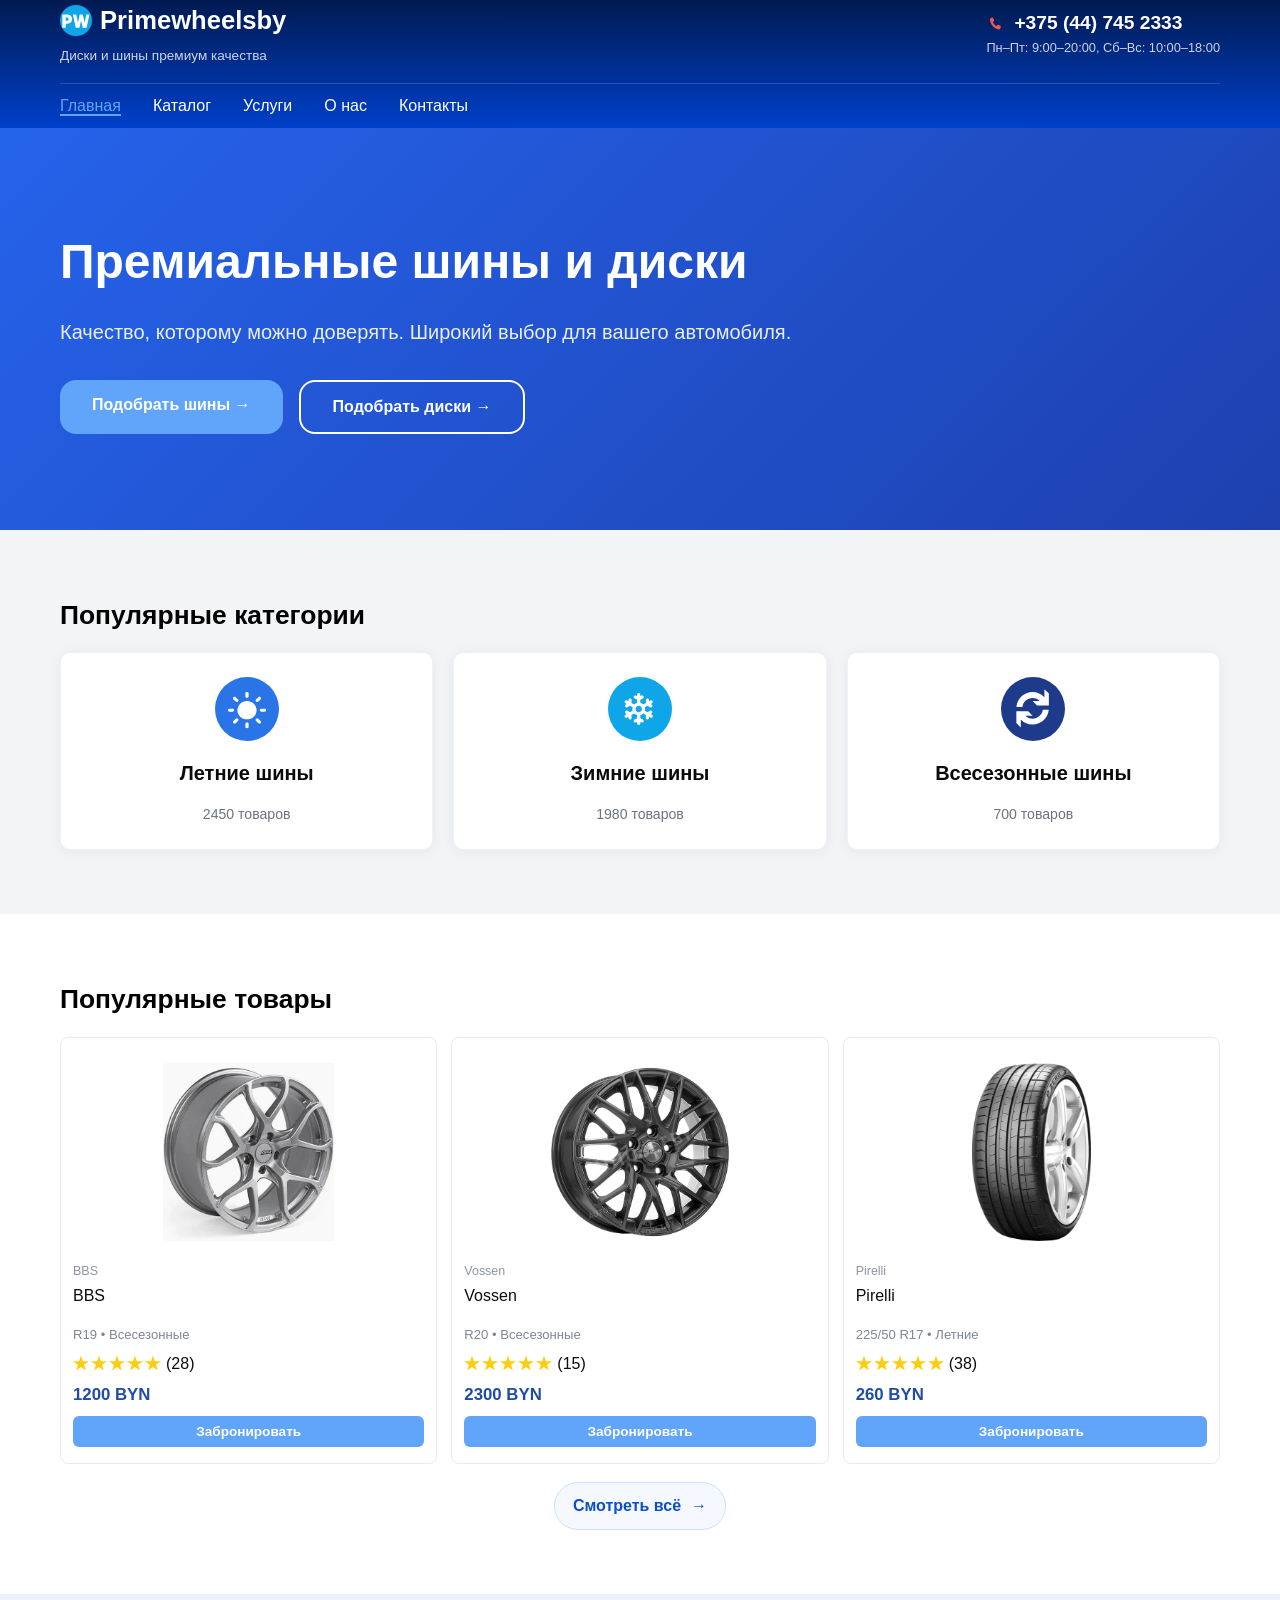
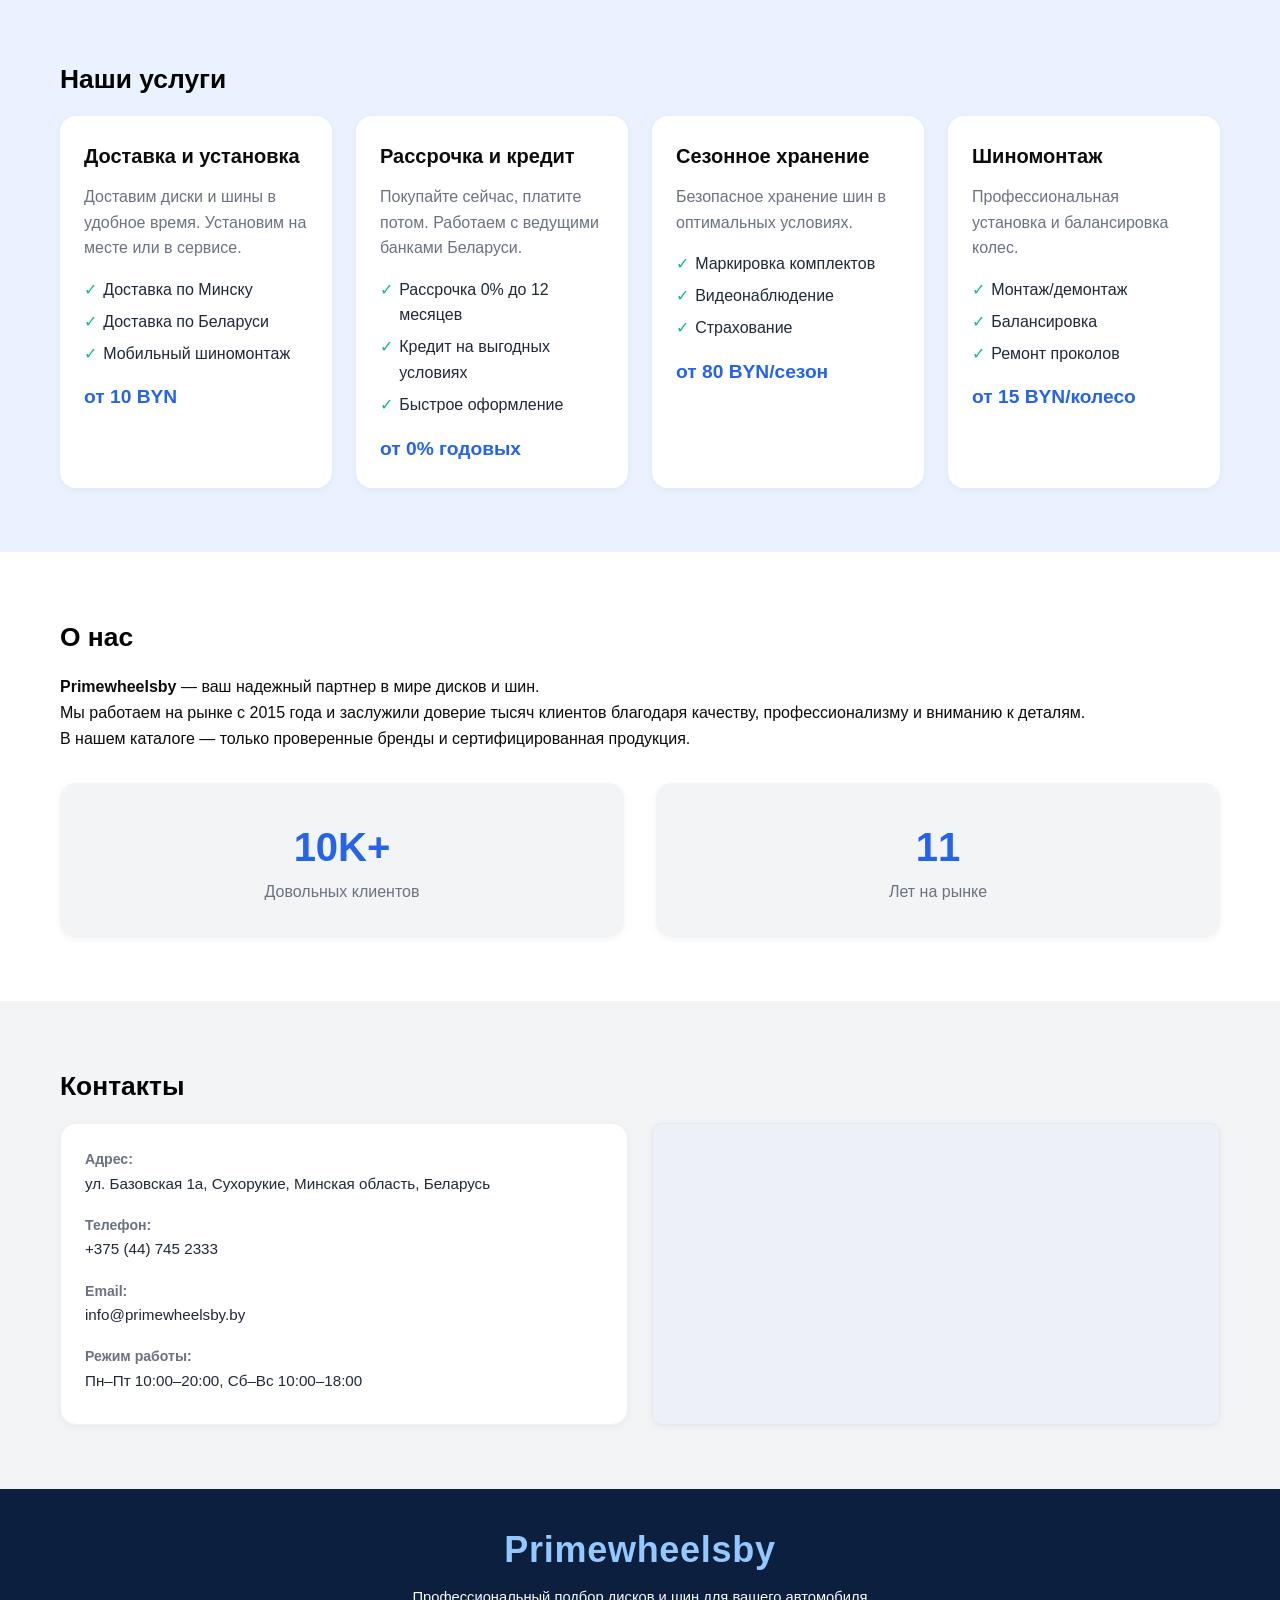
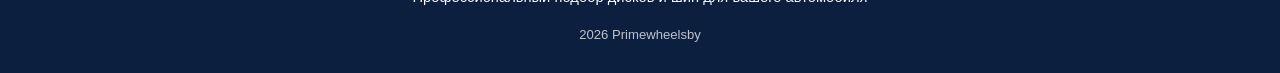
<file: index.html>
<!DOCTYPE html>
<html lang="ru">
<head>
    <meta charset="UTF-8">
    <meta name="viewport" content="width=device-width, initial-scale=1.0">
    <title>Primewheelsby - Диски и шины премиум качества</title>
    <link rel="stylesheet" href="styles/main.css">
</head>
<body>

    <!-- шапка -->
    <header class="header">
        <div class="container">
            <div class="header-top">
                <div class="logo-area">
                    <div class="logo">
                        <img src="images/logo.svg" alt="Primewheelsby" class="logo-img">
                        <span class="logo-text">Primewheelsby</span>
                    </div>
                    <div class="logo-subtitle">Диски и шины премиум качества</div>
                </div>
                <div class="header-contact">
                    <div class="header-phone">
                        <img src="images/phone.svg" alt="Телефон">
                        <span>+375 (44) 745 2333</span>
                    </div>
                    <div class="header-hours">Пн–Пт: 9:00–20:00, Сб–Вс: 10:00–18:00</div>
                </div>
            </div>

            <!-- навигация -->
            <nav class="nav">
                <ul class="nav-menu" id="navMenu">
                    <li><a href="index.html" class="nav-link active">Главная</a></li>
                    <li><a href="catalog.html" class="nav-link">Каталог</a></li>
                    <li><a href="#services" class="nav-link">Услуги</a></li>
                    <li><a href="#about" class="nav-link">О нас</a></li>
                    <li><a href="#contacts" class="nav-link">Контакты</a></li>
                </ul>
                <button class="burger-menu" id="burgerMenu" aria-label="Меню">
                    <span></span>
                    <span></span>
                    <span></span>
                </button>
            </nav>
        </div>
    </header>

    <main>
        <!-- главный баннер -->
        <section class="hero">
            <div class="container hero-inner">
                <div class="hero-content">
                    <h1 class="hero-title">Премиальные шины и диски</h1>
                    <p class="hero-description">
                        Качество, которому можно доверять. Широкий выбор для вашего автомобиля.
                    </p>
                    <div class="hero-buttons">
                        <a href="catalog.html?category=tires" class="btn btn-primary">Подобрать шины →</a>
                        <a href="catalog.html?category=wheels" class="btn btn-secondary">Подобрать диски →</a>
                    </div>
                </div>
            </div>
        </section>

        <!-- категории -->
        <section class="popular-categories">
            <div class="container">
                <h2 class="section-title">Популярные категории</h2>
                <div class="categories-grid">
                    <article class="category-card">
                        <img class="category-icon" src="images/summer.svg" alt="" loading="lazy">
                        <h3 class="category-title">Летние шины</h3>
                        <p class="category-count">2450 товаров</p>
                    </article>
                    <article class="category-card">
                        <img class="category-icon" src="images/winter.svg" alt="" loading="lazy">
                        <h3 class="category-title">Зимние шины</h3>
                        <p class="category-count">1980 товаров</p>
                    </article>
                    <article class="category-card">
                        <img class="category-icon" src="images/allseason.svg" alt="" loading="lazy">
                        <h3 class="category-title">Всесезонные шины</h3>
                        <p class="category-count">700 товаров</p>
                    </article>
                </div>
            </div>
        </section>

        <!-- популярные товары (загрузка через JS) -->
        <section class="popular-products">
            <div class="container">
                <h2 class="section-title">Популярные товары</h2>
                <div class="products-catalog-grid" id="popularProducts"></div>
                <div class="popular-products-actions">
                    <a class="popular-products-view-all" href="catalog.html">
                        Смотреть всё <span class="arrow">→</span>
                    </a>
                </div>
            </div>
        </section>

        <!-- услуги -->
        <section id="services" class="services">
            <div class="container">
                <h2 class="section-title">Наши услуги</h2>
                <div class="services-grid">
                    <article class="service-card">
                        <h3>Доставка и установка</h3>
                        <p>Доставим диски и шины в удобное время. Установим на месте или в сервисе.</p>
                        <ul>
                            <li>Доставка по Минску</li>
                            <li>Доставка по Беларуси</li>
                            <li>Мобильный шиномонтаж</li>
                        </ul>
                        <div class="service-price">от 10 BYN</div>
                    </article>

                    <article class="service-card">
                        <h3>Рассрочка и кредит</h3>
                        <p>Покупайте сейчас, платите потом. Работаем с ведущими банками Беларуси.</p>
                        <ul>
                            <li>Рассрочка 0% до 12 месяцев</li>
                            <li>Кредит на выгодных условиях</li>
                            <li>Быстрое оформление</li>
                        </ul>
                        <div class="service-price">от 0% годовых</div>
                    </article>

                    <article class="service-card">
                        <h3>Сезонное хранение</h3>
                        <p>Безопасное хранение шин в оптимальных условиях.</p>
                        <ul>
                            <li>Маркировка комплектов</li>
                            <li>Видеонаблюдение</li>
                            <li>Страхование</li>
                        </ul>
                        <div class="service-price">от 80 BYN/сезон</div>
                    </article>

                    <article class="service-card">
                        <h3>Шиномонтаж</h3>
                        <p>Профессиональная установка и балансировка колес.</p>
                        <ul>
                            <li>Монтаж/демонтаж</li>
                            <li>Балансировка</li>
                            <li>Ремонт проколов</li>
                        </ul>
                        <div class="service-price">от 15 BYN/колесо</div>
                    </article>
                </div>
            </div>
        </section>

        <!-- о нас -->
        <section id="about" class="about">
            <div class="container">
                <div class="about-content">
                    <h2 class="section-title">О нас</h2>
                    <p><strong>Primewheelsby</strong> — ваш надежный партнер в мире дисков и шин.</p>
                    <p>Мы работаем на рынке с 2015 года и заслужили доверие тысяч клиентов благодаря качеству, профессионализму и вниманию к деталям.</p>
                    <p>В нашем каталоге — только проверенные бренды и сертифицированная продукция.</p>
                </div>

                <div class="stats">
                    <article class="stat-card">
                        <div class="stat-number">10K+</div>
                        <div class="stat-label">Довольных клиентов</div>
                    </article>
                    <article class="stat-card">
                        <div class="stat-number">11</div>
                        <div class="stat-label">Лет на рынке</div>
                    </article>
                </div>
            </div>
        </section>

        <!-- контакты и карта -->
        <section id="contacts" class="contacts">
            <div class="container">
                <h2 class="section-title">Контакты</h2>
                <div class="contacts-wrapper">
                    <div class="contacts-card contacts-info-card">
                        <div class="contacts-info-item">
                            <div>
                                <strong>Адрес:</strong>
                                <p>ул. Базовская 1а, Сухорукие, Минская область, Беларусь</p>
                            </div>
                        </div>
                        <div class="contacts-info-item">
                            <div>
                                <strong>Телефон:</strong>
                                <p>+375 (44) 745 2333</p>
                            </div>
                        </div>
                        <div class="contacts-info-item">
                            <div>
                                <strong>Email:</strong>
                                <p>info@primewheelsby.by</p>
                            </div>
                        </div>
                        <div class="contacts-info-item">
                            <div>
                                <strong>Режим работы:</strong>
                                <p>Пн–Пт 10:00–20:00, Сб–Вс 10:00–18:00</p>
                            </div>
                        </div>
                    </div>
                    <div class="contacts-card contacts-map-card">
                        <div id="yandex-map" class="yandex-map-inner"></div>
                    </div>
                </div>
            </div>
        </section>
    </main>

    <!-- подвал -->
    <footer class="footer footer-simple">
        <div class="container">
            <p class="footer-brand">Primewheelsby</p>
            <p class="footer-desc">Профессиональный подбор дисков и шин для вашего автомобиля</p>
            <p class="footer-copy">2026 Primewheelsby</p>
        </div>
    </footer>

    <!-- модальное окно бронирования -->
    <div class="modal" id="bookingModal">
        <div class="modal-overlay" id="modalOverlay"></div>
        <div class="modal-content">
            <button class="modal-close" id="closeModal" aria-label="Закрыть">✕</button>
            <h2 class="modal-title">Заполните все поля!</h2>
            <form class="booking-form" id="bookingForm">
                <div class="form-group">
                    <input type="text" class="form-input" name="lastName" placeholder="Фамилия" required>
                </div>
                <div class="form-group">
                    <input type="text" class="form-input" name="firstName" placeholder="Имя" required>
                </div>
                <div class="form-group">
                    <input type="text" class="form-input" name="middleName" placeholder="Отчество" required>
                </div>
                <div class="form-group phone-group">
                    <div class="phone-flag">
                        <svg width="24" height="16" viewBox="0 0 24 16" fill="none">
                            <rect width="24" height="5.33" fill="#D62718"/>
                            <rect y="5.33" width="24" height="5.33" fill="#4AA657"/>
                            <rect y="10.67" width="24" height="5.33" fill="white"/>
                        </svg>
                    </div>
                    <input type="tel" class="form-input phone-input" name="phone" placeholder="+375 xx xxxxxxx" required>
                </div>
                <div class="form-group">
                    <input type="email" class="form-input" name="email" placeholder="E-mail" required>
                </div>
                <button type="submit" class="btn btn-primary btn-submit">Готово!</button>
            </form>
        </div>
    </div>

    <!-- модальное окно успеха -->
    <div class="modal" id="successModal">
        <div class="modal-overlay" id="successModalOverlay"></div>
        <div class="modal-content modal-success">
            <button class="modal-close" id="closeSuccessModal" aria-label="Закрыть">✕</button>
            <h2 class="modal-title">Мы скоро свяжемся с вами!</h2>
        </div>
    </div>

    <script src="https://api-maps.yandex.ru/2.1/?lang=ru_RU"></script>
    <script>
        if (window.ymaps) {
            ymaps.ready(() => {
                const address = 'ул. Базовская 1а, Сухорукие, Минская область, Беларусь';
                const coords = [53.940006, 27.743282];
                const map = new ymaps.Map("yandex-map", { center: coords, zoom: 17 });
                map.geoObjects.add(new ymaps.Placemark(coords, { hintContent: 'Primewheelsby', balloonContent: address }));
            });
        }
    </script>
    <script src="js/main.js"></script>
</body>
</html>
</file>
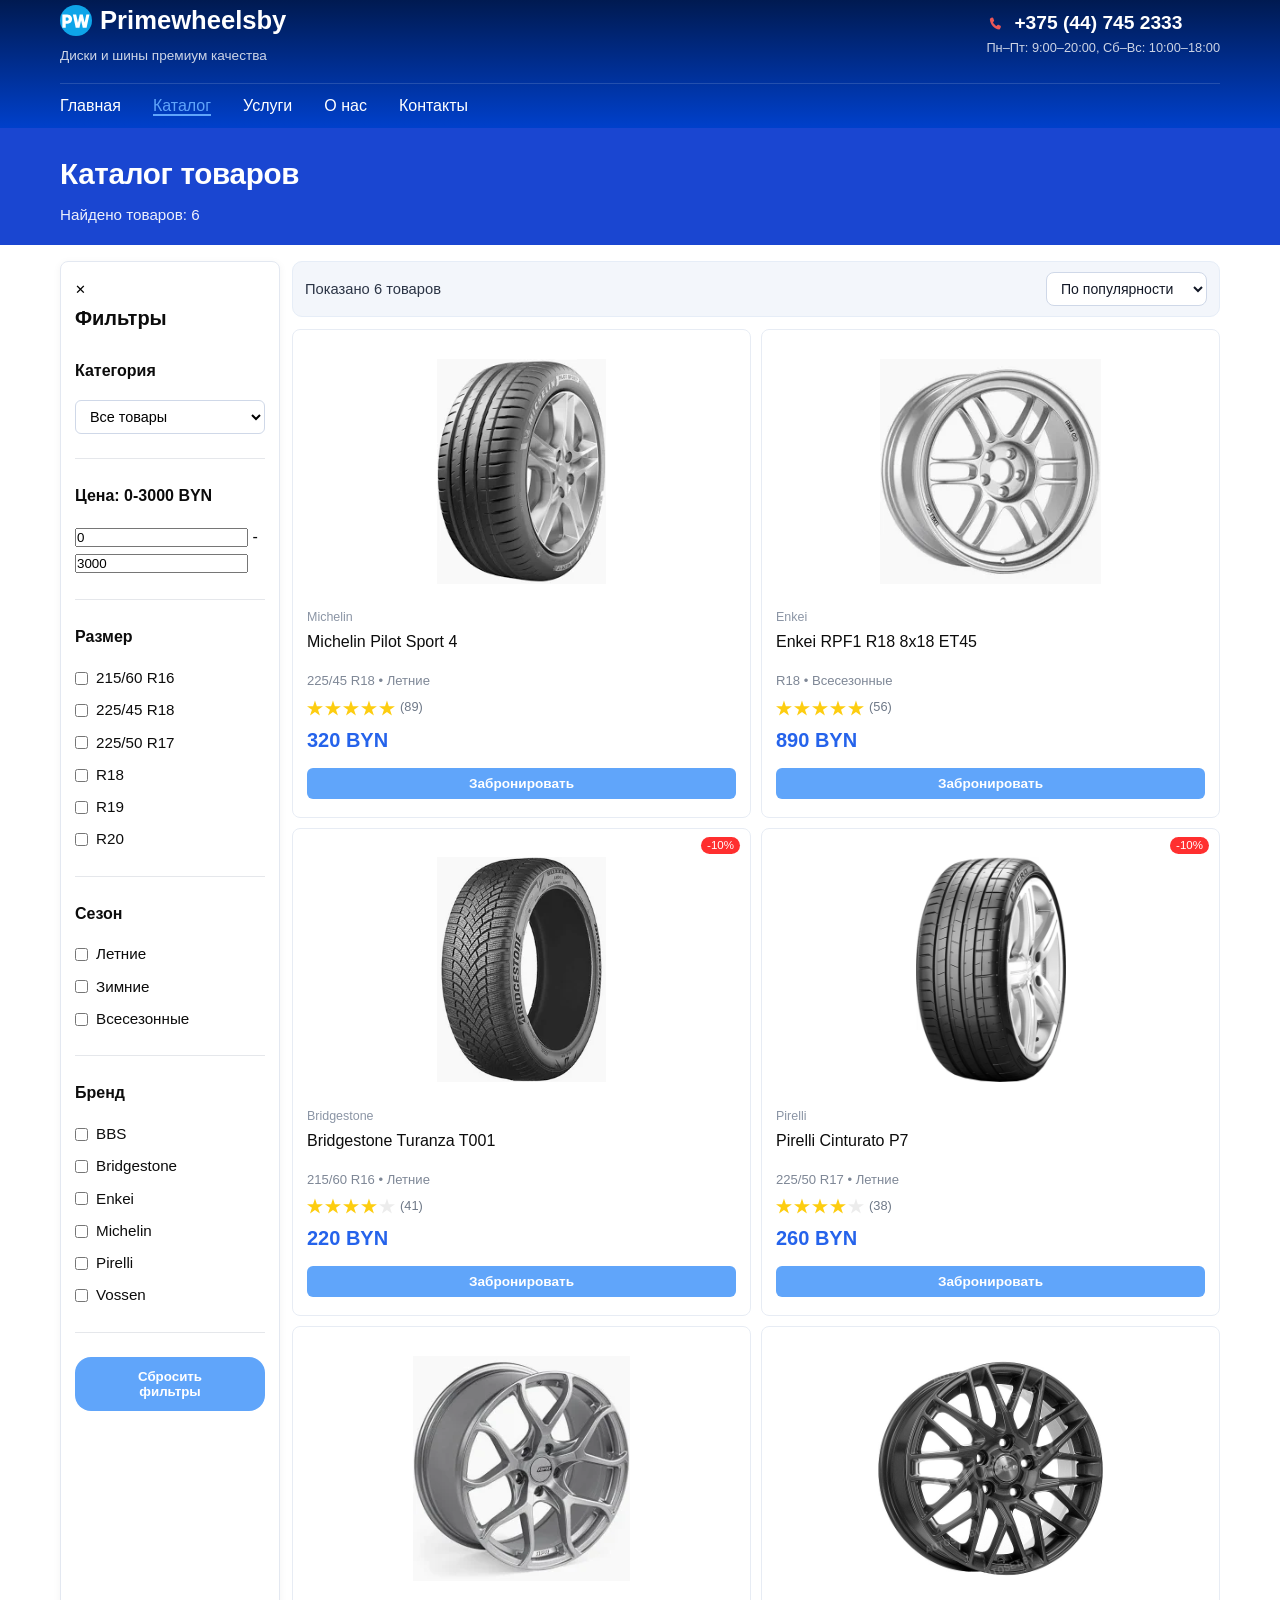
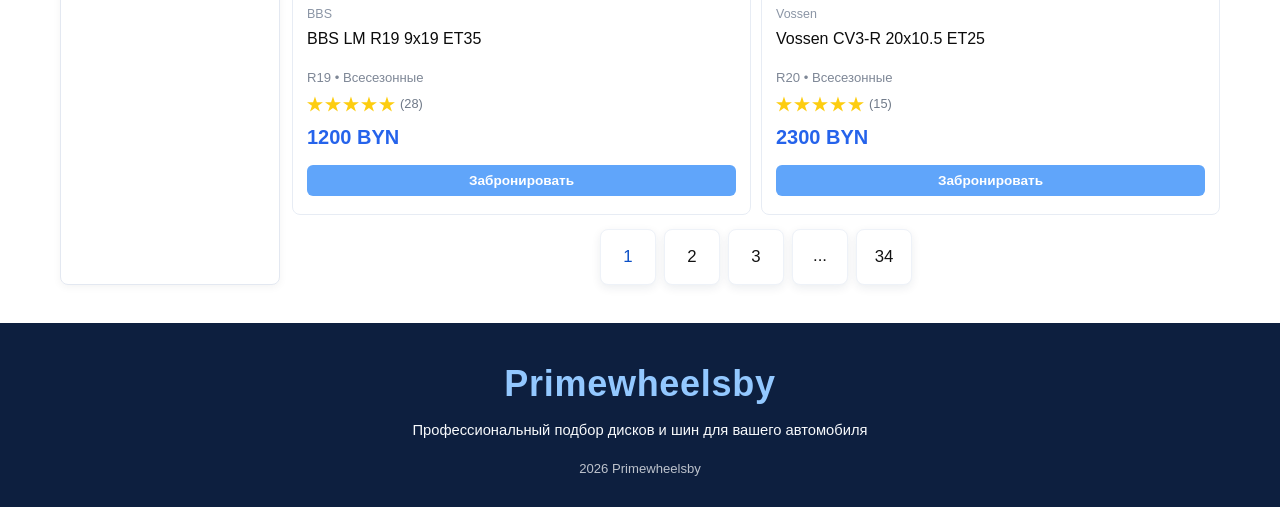
<file: catalog.html>
<!DOCTYPE html>
<html lang="ru">
<head>
    <meta charset="UTF-8">
    <meta name="viewport" content="width=device-width, initial-scale=1.0">
    <meta name="description" content="Каталог дисков и шин Primewheelsby. Широкий выбор, фильтры по брендам, размерам и сезонности.">
    <title>Каталог - Primewheelsby</title>
    <link rel="stylesheet" href="styles/main.css">
</head>
<body>
    <!-- шапка сайта с логотипом, контактами и навигацией -->
    <header class="header">
        <div class="container">
                <div class="header-top">
                <div class="logo-area">
                    <div class="logo">
                        <img src="images/logo.svg" alt="Primewheelsby" class="logo-img">
                        <span class="logo-text">Primewheelsby</span>
                    </div>
                    <div class="logo-subtitle">Диски и шины премиум качества</div>
                </div>
                <div class="header-contact">
                    <div class="header-phone">
                        <img src="images/phone.svg" alt="Телефон">
                        <span>+375 (44) 745 2333</span>
                    </div>
                    <div class="header-hours">Пн–Пт: 9:00–20:00, Сб–Вс: 10:00–18:00</div>
                </div>
            </div>

            <!-- главное меню навигации -->
            <nav class="nav">
                <ul class="nav-menu" id="navMenu">
                    <li><a href="index.html" class="nav-link">Главная</a></li>
                    <li><a href="catalog.html" class="nav-link active">Каталог</a></li>
                    <li><a href="index.html#services" class="nav-link">Услуги</a></li>
                    <li><a href="index.html#about" class="nav-link">О нас</a></li>
                    <li><a href="index.html#contacts" class="nav-link">Контакты</a></li>
                </ul>
                <!-- кнопка бургер-меню для мобильных устройств -->
                <button class="burger-menu" id="burgerMenu" aria-label="Меню">
                    <span></span>
                    <span></span>
                    <span></span>
                </button>
            </nav>
        </div>
    </header>

    <main>
        <!-- основной блок каталога -->
        <section class="catalog">
            <!-- hero-блок с заголовком и количеством товаров -->
            <div class="catalog-hero">
                <div class="container catalog-hero-inner">
                    <h1 class="catalog-hero-title">Каталог товаров</h1>
                    <p class="catalog-hero-subtitle">
                        Найдено товаров: <span id="productCountHeader">0</span>
                    </p>
                </div>
            </div>

            <div class="container catalog-body">
                <div class="catalog-layout">
                    <!-- боковая панель с фильтрами -->
                    <aside class="filters" id="filtersSidebar">
                        <button class="filters-close" id="closeFilters" aria-label="Закрыть фильтры">
                            ✕
                        </button>

                        <h2 class="filters-title">Фильтры</h2>

                        <!-- фильтр по категории товара (диски/шины) -->
                        <div class="filter-group">
                            <h3 class="filter-group-title">Категория</h3>
                            <select class="category-select" id="categorySelect">
                                <option value="all">Все товары</option>
                                <option value="wheels">Диски</option>
                                <option value="tires">Шины</option>
                            </select>
                        </div>

                        <!-- фильтр по диапазону цены -->
                        <div class="filter-group">
                            <h3 class="filter-group-title" id="priceGroupTitle">Цена: 0–3000 BYN</h3>
                            <div class="price-inputs">
                                <input type="number" id="priceMin" placeholder="От" min="0" value="0">
                                <span>-</span>
                                <input type="number" id="priceMax" placeholder="До" min="0" value="3000">
                            </div>
                        </div>

                        <!-- фильтр по размеру (динамически заполняется) -->
                        <div class="filter-group">
                            <h3 class="filter-group-title">Размер</h3>
                            <div class="filter-checkboxes" id="sizeFilters">
                            </div>
                        </div>

                        <!-- фильтр по сезону (летние, зимние, всесезонные) -->
                        <div class="filter-group">
                            <h3 class="filter-group-title">Сезон</h3>
                            <div class="filter-checkboxes">
                                <label class="checkbox-label">
                                    <input type="checkbox" name="season" value="summer">
                                    <span>Летние</span>
                                </label>
                                <label class="checkbox-label">
                                    <input type="checkbox" name="season" value="winter">
                                    <span>Зимние</span>
                                </label>
                                <label class="checkbox-label">
                                    <input type="checkbox" name="season" value="all">
                                    <span>Всесезонные</span>
                                </label>
                            </div>
                        </div>

                        <!-- фильтр по бренду (динамически заполняется) -->
                        <div class="filter-group">
                            <h3 class="filter-group-title">Бренд</h3>
                            <div class="filter-checkboxes" id="brandFilters">
                            </div>
                        </div>

                        <!-- кнопка сброса всех фильтров -->
                        <button class="btn btn-primary" id="resetFilters">Сбросить фильтры</button>
                    </aside>

                    <!-- основное содержимое каталога -->
                    <div class="catalog-content">
                        <!-- панель управления: количество показанных товаров и сортировка -->
                        <div class="catalog-toolbar">
                            <p class="catalog-shown">
                                Показано <span id="productCountShown">0</span> товаров
                            </p>

                            <label class="catalog-sort">
                                <select class="catalog-sort-select" id="catalogSort">
                                    <option value="popular">По популярности</option>
                                    <option value="price-asc">Сначала дешевле</option>
                                    <option value="price-desc">Сначала дороже</option>
                                    <option value="rating-desc">По рейтингу</option>
                                </select>
                            </label>
                        </div>

                        <!-- сетка карточек товаров -->
                        <div class="products-catalog-grid" id="catalogProducts">
                        </div>

                        <!-- блок пагинации (постраничная навигация) -->
                        <nav class="catalog-pagination" aria-label="Пагинация">
                            <button class="page-item active" type="button">1</button>
                            <button class="page-item" type="button">2</button>
                            <button class="page-item" type="button">3</button>
                            <span class="page-item dots">...</span>
                            <button class="page-item" type="button">34</button>
                        </nav>
                    </div>
                </div>
            </div>
        </section>
    </main>

    <!-- футер -->
    <footer class="footer footer-simple">
        <div class="container">
            <p class="footer-brand">Primewheelsby</p>
            <p class="footer-desc">Профессиональный подбор дисков и шин для вашего автомобиля</p>
            <p class="footer-copy">2026 Primewheelsby</p>
        </div>
    </footer>

    <!-- модальное окно для формы бронирования  -->
    <div class="modal" id="bookingModal">
        <div class="modal-overlay" id="modalOverlay"></div>
        <div class="modal-content">
            <button class="modal-close" id="closeModal" aria-label="Закрыть">
                ✕
            </button>
            <h2 class="modal-title">Заполните все поля!</h2>
            <form class="booking-form" id="bookingForm">
                <div class="form-group">
                    <input type="text" class="form-input" name="lastName" placeholder="Фамилия" required>
                </div>
                <div class="form-group">
                    <input type="text" class="form-input" name="firstName" placeholder="Имя" required>
                </div>
                <div class="form-group">
                    <input type="text" class="form-input" name="middleName" placeholder="Отчество" required>
                </div>
                <!-- блок ввода телефона с флагом -->
                <div class="form-group phone-group">
                    <div class="phone-flag">
                        <svg width="24" height="16" viewBox="0 0 24 16" fill="none">
                            <rect width="24" height="5.33" fill="#D62718"/>
                            <rect y="5.33" width="24" height="5.33" fill="#4AA657"/>
                            <rect y="10.67" width="24" height="5.33" fill="white"/>
                        </svg>
                    </div>
                    <input type="tel" class="form-input phone-input" name="phone" placeholder="+375 xx xxxxxxx" required>
                </div>
                <div class="form-group">
                    <input type="email" class="form-input" name="email" placeholder="E-mail" required>
                </div>
                <button type="submit" class="btn btn-primary btn-submit">Готово!</button>
            </form>
        </div>
    </div>

    <!-- модальное окно об успешной отправке -->
    <div class="modal" id="successModal">
        <div class="modal-overlay" id="successModalOverlay"></div>
        <div class="modal-content modal-success">
            <button class="modal-close" id="closeSuccessModal" aria-label="Закрыть">
            </button>
            <h2 class="modal-title">Мы скоро свяжемся с вами!</h2>
        </div>
    </div>
    <script src="js/catalog.js"></script>
    <script src="js/main.js"></script>
</body>
</html>
</file>
<file: styles/main.css>
@charset "UTF-8";
* {
  margin: 0;
  padding: 0;
  box-sizing: border-box;
}

html {
  scroll-behavior: smooth;
}

body {
  font-family: -apple-system, BlinkMacSystemFont, "Segoe UI", Roboto, sans-serif;
  color: #1F2937;
  background: #FFFFFF;
  line-height: 1.6;
}

img {
  max-width: 100%;
  display: block;
}

a {
  text-decoration: none;
  color: inherit;
  transition: 0.3s ease;
}

button {
  cursor: pointer;
  border: none;
  background: none;
}

.btn {
  padding: 12px 32px;
  border-radius: 16px;
  font-weight: 600;
  transition: 0.3s ease;
  display: inline-block;
}
.btn-primary {
  background: #60A5FA;
  color: #FFFFFF;
}
.btn-primary:hover {
  background: rgb(46.5548780488, 137.012195122, 248.4451219512);
  transform: translateY(-2px);
  box-shadow: 0 4px 12px rgba(96, 165, 250, 0.3);
}
.btn-secondary {
  background: transparent;
  border: 2px solid #FFFFFF;
  color: #FFFFFF;
}
.btn-secondary:hover {
  background: #FFFFFF;
  color: #2563EB;
}

.header {
  background: linear-gradient(135deg, #2563EB 0%, #1E40AF 100%);
  color: #FFFFFF;
  padding: 1.2rem 0;
  position: sticky;
  top: 0;
  z-index: 1000;
}
.header .container {
  max-width: 1200px;
  margin: 0 auto;
  padding: 0 20px;
}
.header .header-top {
  display: flex;
  justify-content: space-between;
  align-items: center;
  padding-bottom: 1rem;
  border-bottom: 1px solid rgba(255, 255, 255, 0.2);
}
@media (max-width: 768px) {
  .header .header-top {
    flex-direction: column;
    gap: 0.5rem;
  }
}
.header .logo-area .logo {
  display: flex;
  align-items: center;
  gap: 0.5rem;
  font-size: 1.6rem;
  font-weight: 700;
}
.header .logo-area .logo img {
  width: 32px;
}
.header .logo-area .logo-subtitle {
  font-size: 0.85rem;
  opacity: 0.8;
  margin-top: 4px;
}
.header .header-contact {
  text-align: right;
}
@media (max-width: 768px) {
  .header .header-contact {
    text-align: center;
  }
}
.header .header-contact .header-phone {
  display: flex;
  align-items: center;
  gap: 0.5rem;
  font-size: 1.2rem;
  font-weight: 600;
}
.header .header-contact .header-phone img {
  width: 20px;
}
.header .header-contact .header-hours {
  font-size: 0.8rem;
  opacity: 0.8;
}
.header .nav {
  margin-top: 1rem;
  display: flex;
  justify-content: space-between;
  align-items: center;
}
.header .nav .nav-menu {
  display: flex;
  gap: 2rem;
  list-style: none;
}
@media (max-width: 768px) {
  .header .nav .nav-menu {
    position: fixed;
    top: 0;
    right: -100%;
    width: 70%;
    height: 100vh;
    background: linear-gradient(135deg, #2563EB 0%, #1E40AF 100%);
    flex-direction: column;
    padding: 5rem 2rem;
    transition: 0.3s ease;
    z-index: 1001;
  }
  .header .nav .nav-menu.active {
    right: 0;
  }
}
.header .nav .nav-link {
  font-weight: 500;
  position: relative;
}
.header .nav .nav-link.active, .header .nav .nav-link:hover {
  color: #60A5FA;
}
.header .nav .nav-link::after {
  content: "";
  position: absolute;
  bottom: -2px;
  left: 0;
  width: 0;
  height: 2px;
  background: #60A5FA;
  transition: 0.3s ease;
}
.header .nav .nav-link:hover::after, .header .nav .nav-link.active::after {
  width: 100%;
}
.header .nav .burger-menu {
  display: none;
  flex-direction: column;
  gap: 4px;
  padding: 0.5rem;
}
@media (max-width: 768px) {
  .header .nav .burger-menu {
    display: flex;
  }
}
.header .nav .burger-menu span {
  width: 25px;
  height: 3px;
  background: #FFFFFF;
  border-radius: 2px;
  transition: 0.3s ease;
}
.header .nav .burger-menu.active span:nth-child(1) {
  transform: rotate(45deg) translate(5px, 5px);
}
.header .nav .burger-menu.active span:nth-child(2) {
  opacity: 0;
}
.header .nav .burger-menu.active span:nth-child(3) {
  transform: rotate(-45deg) translate(7px, -6px);
}

.hero {
  background: linear-gradient(135deg, #2563EB 0%, #1E40AF 100%);
  color: #FFFFFF;
  padding: 6rem 0;
  position: relative;
  overflow: hidden;
}
.hero .container {
  max-width: 1200px;
  margin: 0 auto;
  padding: 0 20px;
  text-align: left;
}
.hero .hero-title {
  font-size: 3rem;
  font-weight: 800;
  margin-bottom: 1rem;
}
.hero .hero-description {
  font-size: 1.25rem;
  opacity: 0.9;
  margin-bottom: 2rem;
}
.hero .hero-buttons {
  display: flex;
  justify-content: flex-start;
  gap: 1rem;
  flex-wrap: wrap;
}

.popular-categories {
  padding: 4rem 0;
  background: #F3F4F6;
}
.popular-categories .container {
  max-width: 1200px;
  margin: 0 auto;
  padding: 0 20px;
}
.popular-categories .categories-grid {
  display: grid;
  grid-template-columns: repeat(auto-fit, minmax(260px, 1fr));
  gap: 2rem;
}
.popular-categories .category-card {
  background: #FFFFFF;
  padding: 2rem;
  border-radius: 16px;
  text-align: center;
  box-shadow: 0 2px 8px rgba(0, 0, 0, 0.05);
  transition: 0.3s ease;
}
.popular-categories .category-card:hover {
  transform: translateY(-5px);
  box-shadow: 0 8px 24px rgba(0, 0, 0, 0.1);
}
.popular-categories .category-card .category-icon {
  width: 64px;
  height: 64px;
  margin: 0 auto 1rem;
  -o-object-fit: contain;
     object-fit: contain;
}
.popular-categories .category-card h3 {
  font-size: 1.25rem;
  font-weight: 600;
}
.popular-categories .category-card p {
  color: #6B7280;
  margin-top: 0.5rem;
}

.popular-products {
  padding: 4rem 0;
}
.popular-products .container {
  max-width: 1200px;
  margin: 0 auto;
  padding: 0 20px;
}
.popular-products .products-catalog-grid {
  display: grid;
  grid-template-columns: repeat(3, minmax(0, 1fr));
  gap: 14px;
}

#services,
#about,
#contacts {
  scroll-margin-top: 130px;
}

.services {
  padding: 4rem 0;
  background: #eaf2ff;
}
.services .container {
  max-width: 1200px;
  margin: 0 auto;
  padding: 0 20px;
}
.services .services-grid {
  display: grid;
  grid-template-columns: repeat(auto-fit, minmax(260px, 1fr));
  gap: 1.5rem;
}
.services .service-card {
  background: #FFFFFF;
  padding: 1.5rem;
  border-radius: 16px;
  box-shadow: 0 2px 8px rgba(0, 0, 0, 0.05);
  transition: 0.3s ease;
}
.services .service-card:hover {
  transform: translateY(-4px);
  box-shadow: 0 8px 24px rgba(0, 0, 0, 0.1);
}
.services .service-card h3 {
  font-size: 1.25rem;
  font-weight: 700;
  margin-bottom: 0.75rem;
}
.services .service-card p {
  color: #6B7280;
  margin-bottom: 1rem;
}
.services .service-card ul {
  list-style: none;
  margin-bottom: 1rem;
}
.services .service-card ul li {
  padding-left: 1.2rem;
  position: relative;
  margin-bottom: 0.4rem;
  color: #1F2937;
}
.services .service-card ul li::before {
  content: "✓";
  position: absolute;
  left: 0;
  color: #10B981;
}
.services .service-card .service-price {
  font-size: 1.2rem;
  font-weight: 700;
  color: #2563EB;
}

.about {
  padding: 4rem 0;
}
.about .container {
  max-width: 1200px;
  margin: 0 auto;
  padding: 0 20px;
}
.about .stats {
  margin-top: 2rem;
  display: grid;
  grid-template-columns: repeat(auto-fit, minmax(260px, 1fr));
  gap: 2rem;
}
.about .stats .stat-card {
  background: #F3F4F6;
  padding: 2rem;
  border-radius: 16px;
  text-align: center;
  box-shadow: 0 2px 8px rgba(0, 0, 0, 0.05);
}
.about .stats .stat-card .stat-number {
  font-size: 2.5rem;
  font-weight: 800;
  color: #2563EB;
}
.about .stats .stat-card .stat-label {
  color: #6B7280;
  font-size: 1rem;
}

.contacts {
  padding: 4rem 0;
  background: #F3F4F6;
}
.contacts .container {
  max-width: 1200px;
  margin: 0 auto;
  padding: 0 20px;
}
.contacts .contacts-wrapper {
  display: grid;
  grid-template-columns: 1fr 1fr;
  gap: 1.5rem;
}
@media (max-width: 768px) {
  .contacts .contacts-wrapper {
    grid-template-columns: 1fr;
  }
}
.contacts .contacts-card {
  background: #FFFFFF;
  border-radius: 16px;
  box-shadow: 0 2px 8px rgba(0, 0, 0, 0.05);
  border: 1px solid #eef1f6;
}
.contacts .contacts-info-card {
  padding: 1.5rem;
  display: flex;
  flex-direction: column;
  gap: 1.25rem;
}
.contacts .contacts-info-item {
  display: flex;
  align-items: flex-start;
  gap: 0.75rem;
}
.contacts .contacts-info-item strong {
  display: block;
  font-size: 0.88rem;
  color: #6B7280;
  margin-bottom: 2px;
}
.contacts .contacts-info-item p {
  font-size: 0.95rem;
  color: #1F2937;
  margin: 0;
  line-height: 1.4;
}
.contacts .contacts-map-card {
  overflow: hidden;
  border-radius: 10px;
  border: 1px solid #e2e8f2;
  min-height: 300px;
  background: #edf1f7;
}
.contacts .yandex-map-inner {
  width: 100%;
  height: 100%;
  min-height: 300px;
}

.catalog {
  padding: 3rem 0;
}
.catalog .container {
  max-width: 1200px;
  margin: 0 auto;
  padding: 0 20px;
}
.catalog .catalog-layout {
  display: grid;
  grid-template-columns: 280px 1fr;
  gap: 2rem;
}
@media (max-width: 768px) {
  .catalog .catalog-layout {
    grid-template-columns: 1fr;
  }
}
.catalog .filters {
  background: #FFFFFF;
  padding: 1.5rem;
  border-radius: 16px;
  box-shadow: 0 2px 8px rgba(0, 0, 0, 0.05);
  position: sticky;
  top: 90px;
  max-height: calc(100vh - 110px);
  overflow-y: auto;
}
@media (max-width: 768px) {
  .catalog .filters {
    position: static;
    width: 100%;
    max-height: none;
  }
}
.catalog .filters .filters-title {
  font-size: 1.25rem;
  font-weight: 700;
  margin-bottom: 1.5rem;
}
.catalog .filters .filter-group {
  margin-bottom: 1.5rem;
  padding-bottom: 1.5rem;
  border-bottom: 1px solid #E5E7EB;
}
.catalog .filters .filter-group:last-child {
  border-bottom: none;
}
.catalog .filters .filter-group .filter-group-title {
  font-size: 1rem;
  font-weight: 600;
  margin-bottom: 1rem;
}
.catalog .filters .checkbox-label {
  display: flex;
  align-items: center;
  gap: 0.5rem;
  cursor: pointer;
}
.catalog .filters .checkbox-label:hover {
  color: #2563EB;
}
.catalog .products-catalog-grid {
  display: grid;
  grid-template-columns: repeat(auto-fill, minmax(250px, 1fr));
  gap: 1.5rem;
}
.catalog .product-catalog-card {
  background: #FFFFFF;
  padding: 1rem;
  border-radius: 16px;
  box-shadow: 0 2px 8px rgba(0, 0, 0, 0.05);
  transition: 0.3s ease;
}
.catalog .product-catalog-card:hover {
  transform: translateY(-5px);
  box-shadow: 0 8px 24px rgba(0, 0, 0, 0.1);
}
.catalog .product-catalog-card .product-catalog-image-wrapper {
  display: flex;
  justify-content: center;
  align-items: center;
  height: 150px;
  background: #F3F4F6;
  border-radius: 16px;
  margin-bottom: 1rem;
}
.catalog .product-catalog-card .product-catalog-image-wrapper img {
  max-height: 130px;
  -o-object-fit: contain;
     object-fit: contain;
}
.catalog .product-catalog-card .product-catalog-name {
  font-weight: 600;
  min-height: 2.5rem;
  margin-bottom: 0.5rem;
}
.catalog .product-catalog-card .product-catalog-price {
  font-size: 1.25rem;
  font-weight: 700;
  color: #2563EB;
  margin-bottom: 0.75rem;
}
.catalog .product-catalog-card .btn {
  width: 100%;
}

.modal {
  position: fixed;
  inset: 0;
  display: none;
  z-index: 2000;
}
.modal.active {
  display: block;
}
.modal .modal-overlay {
  position: absolute;
  inset: 0;
  background: rgba(0, 0, 0, 0.5);
  backdrop-filter: blur(4px);
}
.modal .modal-content {
  position: absolute;
  top: 50%;
  left: 50%;
  transform: translate(-50%, -50%);
  background: #FFFFFF;
  padding: 2.5rem;
  border-radius: 16px;
  width: 90%;
  max-width: 500px;
  box-shadow: 0 20px 60px rgba(0, 0, 0, 0.3);
}
.modal .modal-content .modal-close {
  position: absolute;
  top: 0.9rem;
  right: 1.35rem;
  font-size: 1.5rem;
  color: #6B7280;
}
.modal .modal-content .modal-close:hover {
  color: #1F2937;
}
.modal .modal-content form {
  display: flex;
  flex-direction: column;
  gap: 1rem;
}
.modal .modal-content form input {
  padding: 0.75rem 1rem;
  border-radius: 16px;
  border: 1px solid #E5E7EB;
  background: #F3F4F6;
}
.modal .modal-content form input:focus {
  border-color: #2563EB;
  background: #FFFFFF;
}

.footer {
  background: linear-gradient(135deg, #2563EB 0%, #1E40AF 100%);
  color: #FFFFFF;
  padding: 2rem 0;
  text-align: center;
}
.footer .container {
  max-width: 1200px;
  margin: 0 auto;
  padding: 0 20px;
}
.footer.footer-simple {
  text-align: center;
  padding: 2rem 16px 1.75rem;
  background: #0d1f3f;
}
.footer.footer-simple .container {
  max-width: 900px;
  margin: 0 auto;
}

.footer-simple .footer-brand {
  margin: 0 0 0.5rem;
  font-size: clamp(1.65rem, 4vw, 2.25rem);
  font-weight: 700;
  color: #93c8ff;
  letter-spacing: 0.02em;
}

.footer-simple .footer-desc {
  margin: 0 auto 1rem;
  max-width: 520px;
  font-size: 0.92rem;
  line-height: 1.45;
  color: #f8fafc;
  font-weight: 400;
}

.footer-simple .footer-copy {
  margin: 0;
  font-size: 0.82rem;
  color: rgba(248, 250, 252, 0.75);
}

body {
  font-family: "Segoe UI", Arial, sans-serif;
  color: #0c0c0c;
  background: #fff;
}

.container {
  max-width: 1120px;
  padding: 0 16px;
}

.header {
  background: linear-gradient(180deg, #001a51 0%, #0040cb 100%);
  padding: 0;
}

.header .header-top {
  min-height: 54px;
  border-bottom: 1px solid rgba(255, 255, 255, 0.14);
}

.header .nav {
  margin-top: 0;
  min-height: 44px;
}

.section-title {
  margin-bottom: 16px;
  font-size: 1.65rem;
  font-weight: 700;
  color: #020202;
}

.catalog {
  padding: 0 0 38px;
}

.catalog-hero {
  background: #1a46d1;
  color: #fff;
  padding: 22px 0 18px;
  margin: 0 0 16px;
}

.catalog-hero-inner {
  max-width: 1120px;
  margin: 0 auto;
  padding: 0 16px;
}

.catalog-hero-title {
  margin: 0 0 6px;
  font-size: 1.85rem;
  font-weight: 800;
  letter-spacing: -0.01em;
}

.catalog-hero-subtitle {
  margin: 0;
  font-size: 0.95rem;
  opacity: 0.92;
}

.catalog-body {
  padding: 0 16px;
}

.catalog .catalog-layout {
  gap: 14px;
  grid-template-columns: 245px 1fr;
}

.catalog-toolbar {
  display: flex;
  align-items: center;
  justify-content: space-between;
  gap: 12px;
  padding: 10px 12px;
  border: 1px solid #e6edf7;
  border-radius: 10px;
  background: #f3f6fb;
  margin-bottom: 12px;
}

.catalog-shown {
  margin: 0;
  font-size: 0.92rem;
  color: #2b3445;
}

.catalog-sort {
  display: inline-flex;
  align-items: center;
  gap: 10px;
  margin: 0;
}

.catalog-sort-select {
  height: 34px;
  border: 1px solid #cfd8e8;
  border-radius: 8px;
  padding: 0 10px;
  font-size: 0.88rem;
  background: #fff;
  color: #121826;
  outline: none;
}

.catalog-sort-select:focus {
  border-color: #1f73ff;
  box-shadow: 0 0 0 3px rgba(31, 115, 255, 0.15);
}

@media (max-width: 768px) {
  .catalog-toolbar {
    flex-direction: column;
    align-items: stretch;
  }
  .catalog-sort {
    width: 100%;
    justify-content: space-between;
  }
  .catalog-sort-select {
    flex: 1;
    min-width: 0;
  }
}
.catalog .products-catalog-grid {
  grid-template-columns: repeat(2, minmax(0, 1fr));
  gap: 14px;
}

.catalog .product-catalog-card {
  border: 1px solid #e5ecf7;
  border-radius: 10px;
  box-shadow: none;
  padding: 12px;
}

.catalog .product-catalog-card .product-catalog-image-wrapper {
  height: 172px;
  border-radius: 6px;
  background: #fff;
}

.catalog .product-catalog-card .btn {
  border-radius: 4px;
  padding: 7px 10px;
  font-size: 0.82rem;
}

.modal .modal-content {
  max-width: 420px;
  border-radius: 12px;
  box-shadow: 0 5px 14px rgba(24, 35, 55, 0.15);
  padding: 18px 18px 16px;
}

.modal .modal-title {
  text-align: center;
  font-size: 1.65rem;
  line-height: 1.15;
  margin-bottom: 14px;
  padding-right: 42px;
}

.modal .form-group {
  margin-bottom: 18px;
}

.modal .form-input {
  width: 100%;
  height: 44px;
  border: 1px solid #eceef2;
  border-radius: 10px;
  padding: 0 14px;
  font-size: 1rem;
  background: #fff;
  box-shadow: 0 2px 8px rgba(15, 28, 50, 0.12);
}

.modal .phone-group {
  display: flex;
  align-items: center;
  gap: 10px;
}

.modal .phone-flag {
  flex-shrink: 0;
  line-height: 0;
}

.modal .phone-input {
  flex: 1;
}

.modal .btn-submit {
  margin: 12px auto 0;
  min-width: 170px;
  border-radius: 10px;
  font-size: 1.25rem;
  color: #0a0a0a;
  background: #b7caff;
}

.modal .btn-submit.is-disabled,
.modal .btn-submit:disabled {
  opacity: 0.55;
  cursor: not-allowed;
  transform: none;
  box-shadow: none;
}

@media (max-width: 768px) {
  .container {
    padding: 0 10px;
  }
  .header .header-top {
    min-height: 36px;
    padding: 4px 0;
  }
  .header .logo-area .logo-subtitle,
  .header .header-contact {
    display: none;
  }
  .header .nav {
    min-height: 32px;
  }
  .hero {
    padding: 16px 0;
  }
  .hero .hero-title {
    font-size: 1.18rem;
    margin-bottom: 6px;
  }
  .hero .hero-description {
    font-size: 0.66rem;
    margin-bottom: 10px;
  }
  .section-title {
    font-size: 1.32rem;
    margin-bottom: 10px;
  }
  .catalog .products-catalog-grid {
    grid-template-columns: 1fr;
  }
  .catalog .catalog-layout {
    grid-template-columns: 1fr;
  }
  .modal .modal-content {
    width: calc(100% - 18px);
    padding: 16px 12px 18px;
  }
  .modal .modal-title {
    font-size: 1.82rem;
    margin-bottom: 12px;
  }
  .modal .form-group {
    margin-bottom: 10px;
  }
  .modal .form-input {
    height: 44px;
    font-size: 1.12rem;
    border-radius: 10px;
  }
  .modal .btn-submit {
    min-width: 170px;
    font-size: 1.25rem;
    padding: 7px 12px;
  }
}
.catalog .catalog-layout {
  grid-template-columns: 220px 1fr;
  gap: 12px;
}

.catalog .filters {
  padding: 14px;
  border: 1px solid #e3e8f1;
  border-radius: 8px;
  max-height: none;
}

.catalog .filter-group-title {
  font-size: 1.05rem;
}

.catalog .checkbox-label {
  font-size: 0.95rem;
}

.catalog .filter-checkboxes {
  display: grid;
  gap: 8px;
}

.catalog .category-select {
  width: 100%;
  height: 34px;
  border: 1px solid #cfd8e8;
  border-radius: 6px;
  padding: 0 10px;
  font-size: 0.9rem;
  background: #fff;
}

.catalog .products-catalog-grid {
  grid-template-columns: repeat(2, minmax(280px, 1fr));
  gap: 10px;
}

.catalog .product-catalog-card {
  position: relative;
  border: 1px solid #e7ecf4;
  border-radius: 8px;
  padding: 16px 14px 18px;
  background: #fff;
  min-height: 450px;
}

.catalog .sale-badge {
  position: absolute;
  top: 8px;
  right: 10px;
  background: #ff2f2f;
  color: #fff;
  border-radius: 999px;
  font-size: 0.72rem;
  line-height: 1;
  padding: 3px 6px;
}

.catalog .product-catalog-card .product-catalog-image-wrapper {
  height: 250px;
  margin-bottom: 12px;
  padding: 12px 0;
}

.catalog .product-catalog-card .product-catalog-image-wrapper img {
  width: auto;
  max-width: 90%;
  max-height: 225px;
}

.catalog .product-catalog-card .product-catalog-brand {
  margin: 0 0 4px;
  font-size: 0.78rem;
  color: #8b95a5;
}

.catalog .product-catalog-card .product-catalog-name {
  min-height: 34px;
  margin-bottom: 4px;
  font-size: 1rem;
  line-height: 1.2;
  font-weight: 500;
}

.catalog .product-catalog-card .product-catalog-meta {
  margin-bottom: 6px;
  font-size: 0.82rem;
  color: #7e8796;
}

.catalog .product-rating {
  display: flex;
  align-items: center;
  gap: 5px;
  margin-bottom: 6px;
}

.catalog .product-rating .stars {
  display: flex;
  gap: 2px;
}

.catalog .product-rating .star {
  width: 16px;
  height: 16px;
  display: block;
}

.catalog .product-rating .star-empty {
  filter: grayscale(1) opacity(0.35);
}

.catalog .product-rating .reviews {
  font-size: 0.8rem;
  color: #6f7988;
}

.catalog .product-catalog-price {
  margin: 0 0 7px;
  font-size: 1.05rem;
  font-weight: 700;
  color: #1f4ca6;
}

.catalog .product-catalog-card .btn {
  width: 100%;
  padding: 8px 10px;
  border-radius: 6px;
  font-size: 0.85rem;
}

.catalog .catalog-pagination {
  display: flex;
  justify-content: center;
  gap: 8px;
  margin-top: 14px;
}

.catalog .catalog-pagination .page-item {
  width: 56px;
  height: 56px;
  border: 1px solid #eef2f8;
  border-radius: 8px;
  background: #fff;
  box-shadow: 0 3px 10px rgba(17, 33, 61, 0.08);
  font-size: 1.05rem;
  color: #121212;
  display: flex;
  align-items: center;
  justify-content: center;
}

.catalog .catalog-pagination .page-item.active {
  color: #0b4fc6;
}

.catalog .catalog-pagination .page-item.dots {
  pointer-events: none;
}

@media (max-width: 768px) {
  .catalog .catalog-layout {
    grid-template-columns: 1fr;
  }
  .catalog .products-catalog-grid {
    grid-template-columns: 1fr;
  }
  .catalog .catalog-pagination .page-item {
    width: 44px;
    height: 44px;
    font-size: 0.95rem;
  }
}
.popular-categories .container,
.popular-products .container {
  text-align: left;
}

.popular-categories .section-title,
.popular-products .section-title {
  text-align: left;
}

.popular-categories .categories-grid {
  grid-template-columns: repeat(3, minmax(0, 1fr));
  gap: 20px;
}

.popular-categories .category-card {
  display: flex;
  flex-direction: column;
  align-items: center;
  justify-content: center;
  text-align: center;
  min-height: 120px;
  padding: 1.5rem 1rem;
  background: #fff;
  border: 1px solid #eef1f6;
  border-radius: 10px;
  box-shadow: 0 2px 14px rgba(15, 30, 55, 0.06);
}

.popular-categories .category-icon {
  width: 46px;
  height: 46px;
  margin: 0 0 10px;
  color: #1f73ff;
}

.popular-categories .category-title {
  margin: 0 0 0.35rem;
  font-size: 1.05rem;
  font-weight: 600;
  color: #0a0a0a;
}

.popular-categories .category-count {
  margin: 0;
  font-size: 0.88rem;
  color: #8b95a5;
}

.popular-products .products-catalog-grid {
  grid-template-columns: repeat(3, minmax(0, 1fr));
  gap: 14px;
}

.popular-products .product-catalog-card {
  position: relative;
  border: 1px solid #e7ecf4;
  border-radius: 8px;
  padding: 14px 12px 16px;
  background: #fff;
  min-height: 380px;
}
.popular-products .product-catalog-card .product-catalog-image-wrapper {
  height: 200px;
  margin-bottom: 10px;
  padding: 10px 0;
  display: flex;
  justify-content: center;
  align-items: center;
  border-radius: 6px;
  background: #fff;
}
.popular-products .product-catalog-card .product-catalog-image-wrapper img {
  width: auto;
  max-width: 90%;
  max-height: 178px;
  -o-object-fit: contain;
     object-fit: contain;
}
.popular-products .product-catalog-card .product-catalog-brand {
  margin: 0 0 4px;
  font-size: 0.78rem;
  color: #8b95a5;
}
.popular-products .product-catalog-card .product-catalog-name {
  min-height: 34px;
  margin-bottom: 4px;
  font-size: 1rem;
  line-height: 1.2;
  font-weight: 500;
}
.popular-products .product-catalog-card .product-catalog-meta {
  margin-bottom: 6px;
  font-size: 0.82rem;
  color: #7e8796;
}
.popular-products .product-catalog-card .product-rating {
  display: flex;
  align-items: center;
  gap: 5px;
  margin-bottom: 6px;
}
.popular-products .product-catalog-card .product-rating .stars {
  display: flex;
  gap: 2px;
}
.popular-products .product-catalog-card .product-rating .star {
  width: 16px;
  height: 16px;
  display: block;
}
.popular-products .product-catalog-card .product-rating .star-empty {
  filter: grayscale(1) opacity(0.35);
}
.popular-products .product-catalog-card .product-catalog-price {
  margin: 0 0 7px;
  font-size: 1.05rem;
  font-weight: 700;
  color: #1f4ca6;
}
.popular-products .product-catalog-card .btn {
  width: 100%;
  padding: 8px 10px;
  border-radius: 6px;
  font-size: 0.85rem;
}

.popular-products-actions {
  margin-top: 18px;
  display: flex;
  justify-content: center;
}

.popular-products-view-all {
  display: inline-flex;
  align-items: center;
  gap: 10px;
  padding: 10px 18px;
  border-radius: 999px;
  border: 1px solid #cfe0ff;
  background: #f5f9ff;
  color: #0b4fc6;
  font-weight: 600;
  transition: 0.2s ease;
}

.popular-products-view-all:hover {
  background: #eaf2ff;
  border-color: #bcd4ff;
}

@media (max-width: 900px) {
  .popular-categories .categories-grid,
  .popular-products .products-catalog-grid {
    grid-template-columns: repeat(2, minmax(0, 1fr));
  }
}
@media (max-width: 560px) {
  .popular-categories .categories-grid,
  .popular-products .products-catalog-grid {
    grid-template-columns: 1fr;
  }
}/*# sourceMappingURL=main.css.map */
</file>
